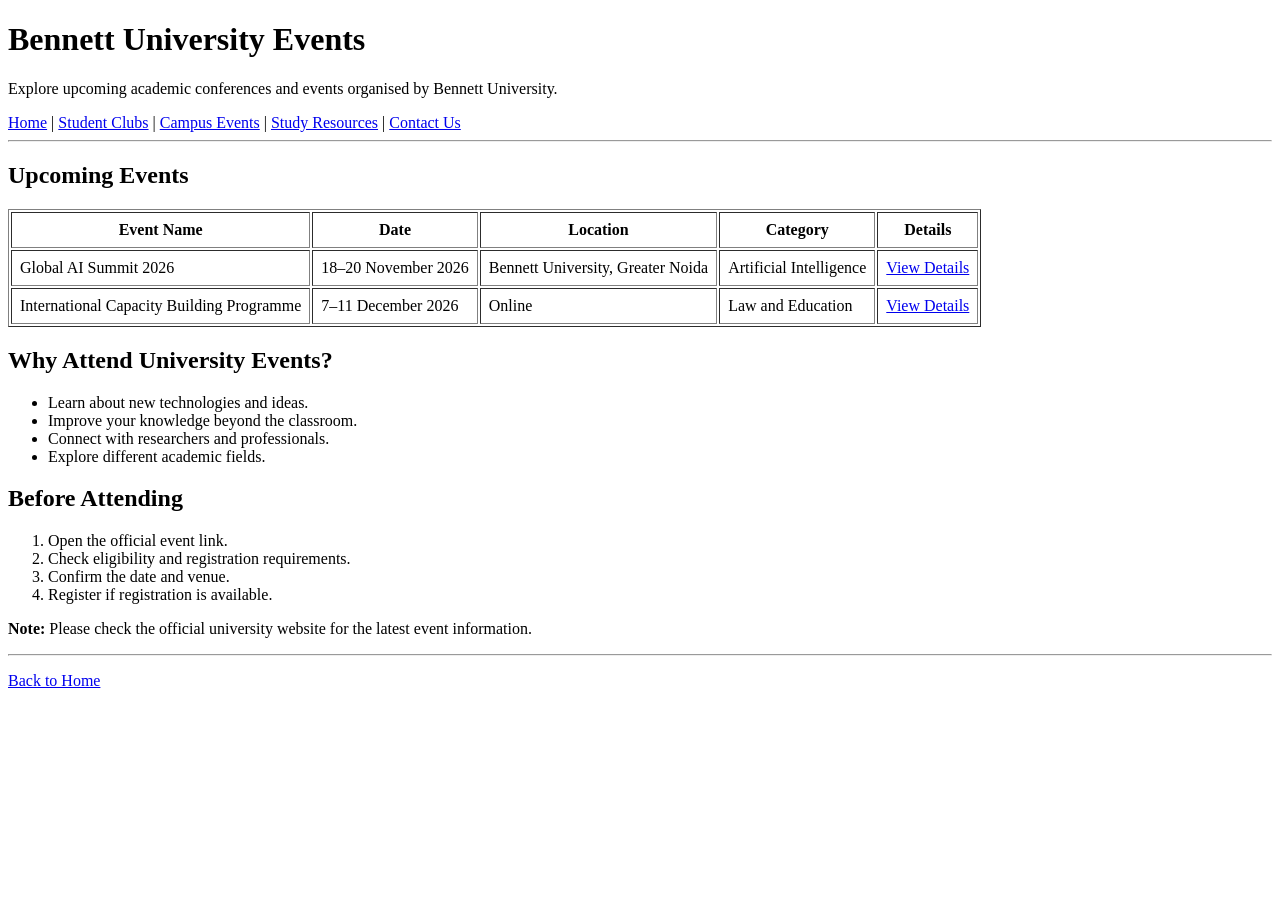
<file: campus-events.html>
<!DOCTYPE html>
<html lang="en">
<head>
    <meta charset="UTF-8">
    <meta name="viewport" content="width=device-width, initial-scale=1.0">
    <title>College Life Hub - Bennett Events</title>
</head>
<body>
    <h1>Bennett University Events</h1>

    <p>
        Explore upcoming academic conferences and events organised
        by Bennett University.
    </p>

    <nav>
        <a href="index.html">Home</a> |
        <a href="clubs.html">Student Clubs</a> |
        <a href="events.html">Campus Events</a> |
        <a href="resources.html">Study Resources</a> |
        <a href="contact.html">Contact Us</a>
    </nav>

    <hr>

    <h2>Upcoming Events</h2>

    <table border="1" cellpadding="8">
        <tr>
            <th>Event Name</th>
            <th>Date</th>
            <th>Location</th>
            <th>Category</th>
            <th>Details</th>
        </tr>

        <tr>
            <td>Global AI Summit 2026</td>
            <td>18–20 November 2026</td>
            <td>Bennett University, Greater Noida</td>
            <td>Artificial Intelligence</td>
            <td>
                <a href="https://www.bennett.edu.in/aisummit2026/call-for-paper/">
                    View Details
                </a>
            </td>
        </tr>

        <tr>
            <td>International Capacity Building Programme</td>
            <td>7–11 December 2026</td>
            <td>Online</td>
            <td>Law and Education</td>
            <td>
                <a href="https://www.bennett.edu.in/schools/school-of-law/">
                    View Details
                </a>
            </td>
        </tr>
    </table>

    <h2>Why Attend University Events?</h2>

    <ul>
        <li>Learn about new technologies and ideas.</li>
        <li>Improve your knowledge beyond the classroom.</li>
        <li>Connect with researchers and professionals.</li>
        <li>Explore different academic fields.</li>
    </ul>

    <h2>Before Attending</h2>

    <ol>
        <li>Open the official event link.</li>
        <li>Check eligibility and registration requirements.</li>
        <li>Confirm the date and venue.</li>
        <li>Register if registration is available.</li>
    </ol>

    <p>
        <strong>Note:</strong> Please check the official university
        website for the latest event information.
    </p>

    <hr>

    <p>
        <a href="index.html">Back to Home</a>
    </p>
</body>
</html>
</file>
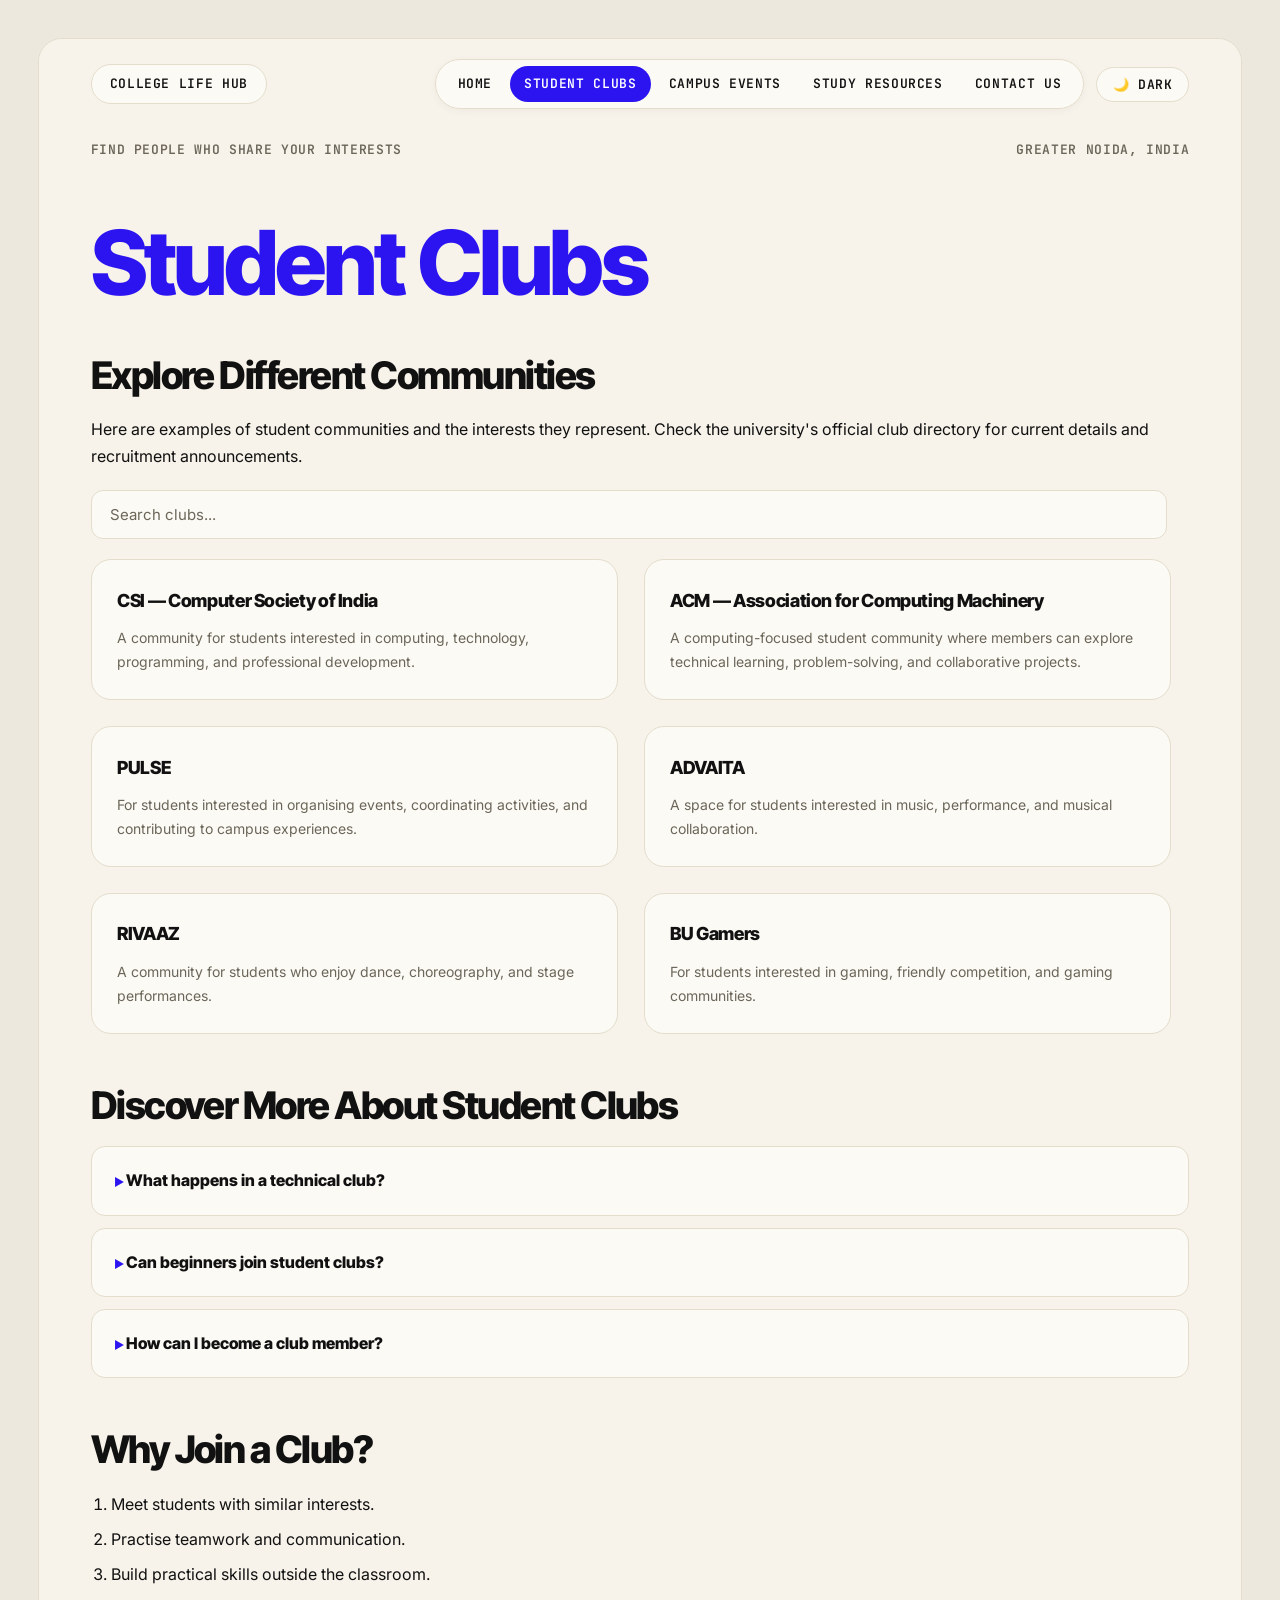
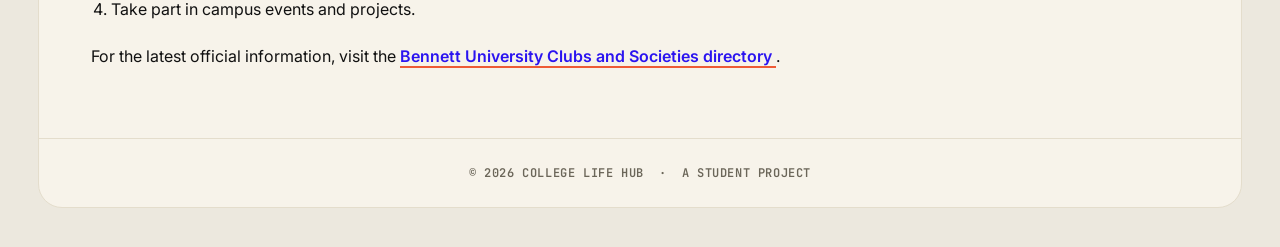
<file: clubs.html>
<!doctype html>
<html lang="en">
  <head>
    <meta charset="UTF-8" />
    <meta name="viewport" content="width=device-width, initial-scale=1.0" />
    <title>College Life Hub | Student Clubs</title>
    <link rel="stylesheet" href="style.css" />
  </head>
  <body>

    <div class="page-wrap">

      <!-- HEADER -->
      <header>
        <div class="brand-pill">College Life Hub</div>
        <div class="header-right">
          <nav>
            <a href="index.html">Home</a>
            <a href="clubs.html" class="active">Student Clubs</a>
            <a href="timetable.html">Campus Events</a>
            <a href="resources.html">Study Resources</a>
            <a href="contact.html">Contact Us</a>
          </nav>
          <button id="dark-mode-btn">🌙 Dark</button>
        </div>
      </header>

      <!-- INFO ROW -->
      <div class="info-row">
        <span class="info-label">FIND PEOPLE WHO SHARE YOUR INTERESTS</span>
        <span class="info-label">GREATER NOIDA, INDIA</span>
      </div>

      <!-- PAGE HERO (non-home version: smaller h1) -->
      <section class="page-hero">
        <h1 class="page-h1">Student Clubs</h1>
      </section>

      <main>

        <h2>Explore Different Communities</h2>

        <p>
          Here are examples of student communities and the interests they
          represent. Check the university's official club directory for current
          details and recruitment announcements.
        </p>

        <!-- Search box: script.js filters cards as you type -->
        <div class="search-box-wrapper">
          <input type="text" id="club-search" placeholder="Search clubs..." />
        </div>

        <!-- Club cards container -->
        <div id="clubs-container">

          <div class="club-card">
            <h3>CSI — Computer Society of India</h3>
            <p>
              A community for students interested in computing, technology,
              programming, and professional development.
            </p>
          </div>

          <div class="club-card">
            <h3>ACM — Association for Computing Machinery</h3>
            <p>
              A computing-focused student community where members can explore
              technical learning, problem-solving, and collaborative projects.
            </p>
          </div>

          <div class="club-card">
            <h3>PULSE</h3>
            <p>
              For students interested in organising events, coordinating activities,
              and contributing to campus experiences.
            </p>
          </div>

          <div class="club-card">
            <h3>ADVAITA</h3>
            <p>
              A space for students interested in music, performance, and musical
              collaboration.
            </p>
          </div>

          <div class="club-card">
            <h3>RIVAAZ</h3>
            <p>
              A community for students who enjoy dance, choreography, and stage
              performances.
            </p>
          </div>

          <div class="club-card">
            <h3>BU Gamers</h3>
            <p>
              For students interested in gaming, friendly competition, and gaming
              communities.
            </p>
          </div>

        </div>

        <!-- Shown by JS when no club matches the search -->
        <p id="no-results-msg" style="display: none;">No clubs match your search.</p>

        <hr />

        <h2>Discover More About Student Clubs</h2>

        <details>
          <summary>What happens in a technical club?</summary>
          <p>
            Technical clubs organise coding competitions, hackathons, workshops,
            technical events, and collaborative projects.
          </p>
        </details>

        <details>
          <summary>Can beginners join student clubs?</summary>
          <p>
            Yes! Most clubs welcome beginners and provide opportunities to learn
            new skills through activities and workshops.
          </p>
        </details>

        <details>
          <summary>How can I become a club member?</summary>
          <p>
            Students can participate in recruitment drives, attend club events,
            and follow official announcements.
          </p>
        </details>

        <hr />

        <h2>Why Join a Club?</h2>

        <ol>
          <li>Meet students with similar interests.</li>
          <li>Practise teamwork and communication.</li>
          <li>Build practical skills outside the classroom.</li>
          <li>Take part in campus events and projects.</li>
        </ol>

        <p>
          For the latest official information, visit the
          <a
            href="https://www.bennett.edu.in/bennett-life/life-at-campus/club-and-societies/"
            target="_blank"
            rel="noopener noreferrer"
          >
            Bennett University Clubs and Societies directory
          </a>.
        </p>

      </main>

      <footer>
        <p>&copy; 2026 COLLEGE LIFE HUB &nbsp;·&nbsp; A STUDENT PROJECT</p>
      </footer>

    </div>

    <button id="back-to-top-btn" title="Go back to top">↑</button>

    <script src="script.js"></script>
  </body>
</html>
</file>
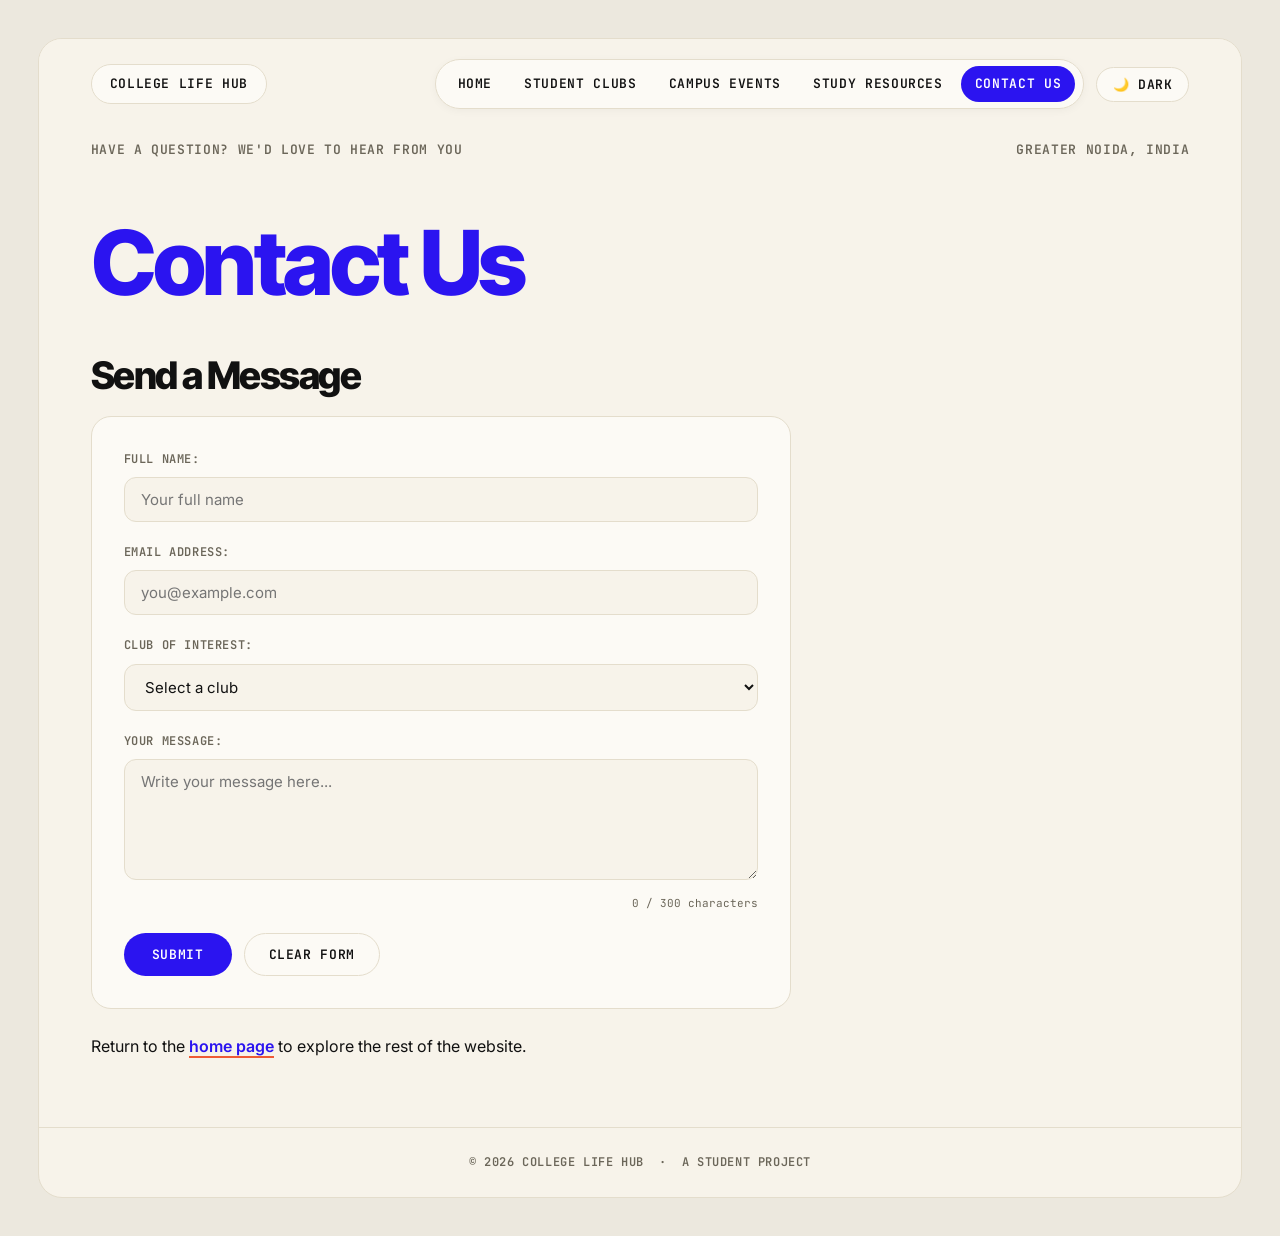
<file: contact.html>
<!doctype html>
<html lang="en">
  <head>
    <meta charset="UTF-8" />
    <meta name="viewport" content="width=device-width, initial-scale=1.0" />
    <title>College Life Hub | Contact Us</title>
    <link rel="stylesheet" href="style.css" />
  </head>
  <body>

    <div class="page-wrap">

      <!-- HEADER -->
      <header>
        <div class="brand-pill">College Life Hub</div>
        <div class="header-right">
          <nav>
            <a href="index.html">Home</a>
            <a href="clubs.html">Student Clubs</a>
            <a href="timetable.html">Campus Events</a>
            <a href="resources.html">Study Resources</a>
            <a href="contact.html" class="active">Contact Us</a>
          </nav>
          <button id="dark-mode-btn">🌙 Dark</button>
        </div>
      </header>

      <!-- INFO ROW -->
      <div class="info-row">
        <span class="info-label">HAVE A QUESTION? WE'D LOVE TO HEAR FROM YOU</span>
        <span class="info-label">GREATER NOIDA, INDIA</span>
      </div>

      <!-- PAGE HERO -->
      <section class="page-hero">
        <h1 class="page-h1">Contact Us</h1>
      </section>

      <main>

        <h2>Send a Message</h2>

        <!-- Contact form: script.js handles validation and feedback -->
        <form id="contact-form" action="#" method="get">

          <div class="form-group">
            <label for="name">Full name:</label>
            <input type="text" id="name" name="name" placeholder="Your full name" />
          </div>

          <div class="form-group">
            <label for="email">Email address:</label>
            <input type="email" id="email" name="email" placeholder="you@example.com" />
          </div>

          <div class="form-group">
            <label for="interest">Club of interest:</label>
            <select id="interest" name="interest">
              <option value="">Select a club</option>
              <option value="CSI">CSI — Computer Society of India</option>
              <option value="ACM">ACM — Association for Computing Machinery</option>
              <option value="PULSE">PULSE</option>
              <option value="ADVAITA">ADVAITA</option>
              <option value="RIVAAZ">RIVAAZ</option>
              <option value="BU Gamers">BU Gamers</option>
              <option value="Other">Other</option>
            </select>
          </div>

          <div class="form-group">
            <label for="message">Your message:</label>
            <textarea
              id="message"
              name="message"
              rows="5"
              placeholder="Write your message here..."
            ></textarea>
            <!-- Character counter: script.js updates this as you type -->
            <p id="char-counter" class="char-counter">0 / 300 characters</p>
          </div>

          <div class="form-buttons">
            <button type="submit" id="submit-btn">Submit</button>
            <button type="reset" id="reset-btn">Clear Form</button>
          </div>

        </form>

        <!-- Error / success messages: shown or hidden by script.js -->
        <p id="form-error" class="form-error" style="display: none;"></p>
        <p id="form-success" class="form-success" style="display: none;"></p>

        <p>
          Return to the <a href="index.html">home page</a> to explore the rest of the website.
        </p>

      </main>

      <footer>
        <p>&copy; 2026 COLLEGE LIFE HUB &nbsp;·&nbsp; A STUDENT PROJECT</p>
      </footer>

    </div>

    <button id="back-to-top-btn" title="Go back to top">↑</button>

    <script src="script.js"></script>
  </body>
</html>
</file>
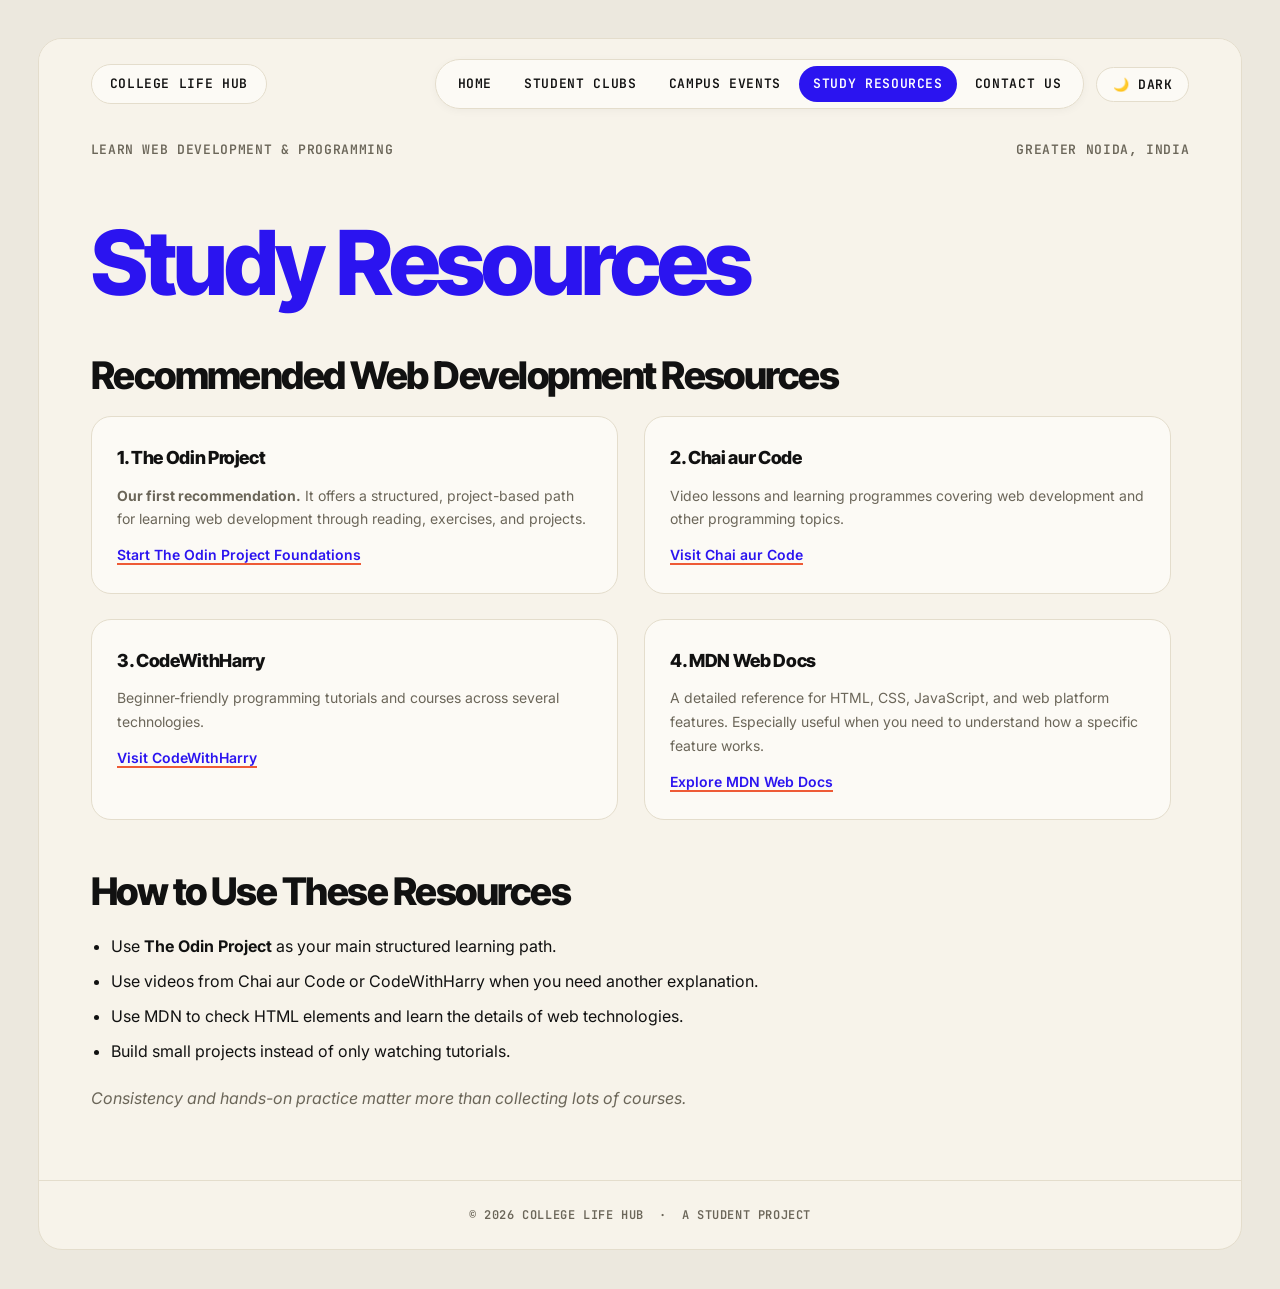
<file: resources.html>
<!doctype html>
<html lang="en">
  <head>
    <meta charset="UTF-8" />
    <meta name="viewport" content="width=device-width, initial-scale=1.0" />
    <title>College Life Hub | Study Resources</title>
    <link rel="stylesheet" href="style.css" />
  </head>
  <body>

    <div class="page-wrap">

      <!-- HEADER -->
      <header>
        <div class="brand-pill">College Life Hub</div>
        <div class="header-right">
          <nav>
            <a href="index.html">Home</a>
            <a href="clubs.html">Student Clubs</a>
            <a href="timetable.html">Campus Events</a>
            <a href="resources.html" class="active">Study Resources</a>
            <a href="contact.html">Contact Us</a>
          </nav>
          <button id="dark-mode-btn">🌙 Dark</button>
        </div>
      </header>

      <!-- INFO ROW -->
      <div class="info-row">
        <span class="info-label">LEARN WEB DEVELOPMENT &amp; PROGRAMMING</span>
        <span class="info-label">GREATER NOIDA, INDIA</span>
      </div>

      <!-- PAGE HERO -->
      <section class="page-hero">
        <h1 class="page-h1">Study Resources</h1>
      </section>

      <main>

        <h2>Recommended Web Development Resources</h2>

        <!-- 4 Resource Cards in a 2x2 flexbox grid -->
        <div class="resources-container">

          <div class="resource-card">
            <h3>1. The Odin Project</h3>
            <p>
              <strong>Our first recommendation.</strong> It offers a structured,
              project-based path for learning web development through reading,
              exercises, and projects.
            </p>
            <p>
              <a
                href="https://www.theodinproject.com/paths/foundations/courses/foundations/"
                target="_blank"
                rel="noopener noreferrer"
              >Start The Odin Project Foundations</a>
            </p>
          </div>

          <div class="resource-card">
            <h3>2. Chai aur Code</h3>
            <p>
              Video lessons and learning programmes covering web development and other
              programming topics.
            </p>
            <p>
              <a
                href="https://chaicode.com/"
                target="_blank"
                rel="noopener noreferrer"
              >Visit Chai aur Code</a>
            </p>
          </div>

          <div class="resource-card">
            <h3>3. CodeWithHarry</h3>
            <p>
              Beginner-friendly programming tutorials and courses across several
              technologies.
            </p>
            <p>
              <a
                href="https://www.codewithharry.com/"
                target="_blank"
                rel="noopener noreferrer"
              >Visit CodeWithHarry</a>
            </p>
          </div>

          <div class="resource-card">
            <h3>4. MDN Web Docs</h3>
            <p>
              A detailed reference for HTML, CSS, JavaScript, and web platform
              features. Especially useful when you need to understand how a specific
              feature works.
            </p>
            <p>
              <a
                href="https://developer.mozilla.org/"
                target="_blank"
                rel="noopener noreferrer"
              >Explore MDN Web Docs</a>
            </p>
          </div>

        </div>

        <h2>How to Use These Resources</h2>
        <ul>
          <li>Use <strong>The Odin Project</strong> as your main structured learning path.</li>
          <li>Use videos from Chai aur Code or CodeWithHarry when you need another explanation.</li>
          <li>Use MDN to check HTML elements and learn the details of web technologies.</li>
          <li>Build small projects instead of only watching tutorials.</li>
        </ul>

        <p>
          <em>Consistency and hands-on practice matter more than collecting lots of courses.</em>
        </p>

      </main>

      <footer>
        <p>&copy; 2026 COLLEGE LIFE HUB &nbsp;·&nbsp; A STUDENT PROJECT</p>
      </footer>

    </div>

    <button id="back-to-top-btn" title="Go back to top">↑</button>

    <script src="script.js"></script>
  </body>
</html>
</file>
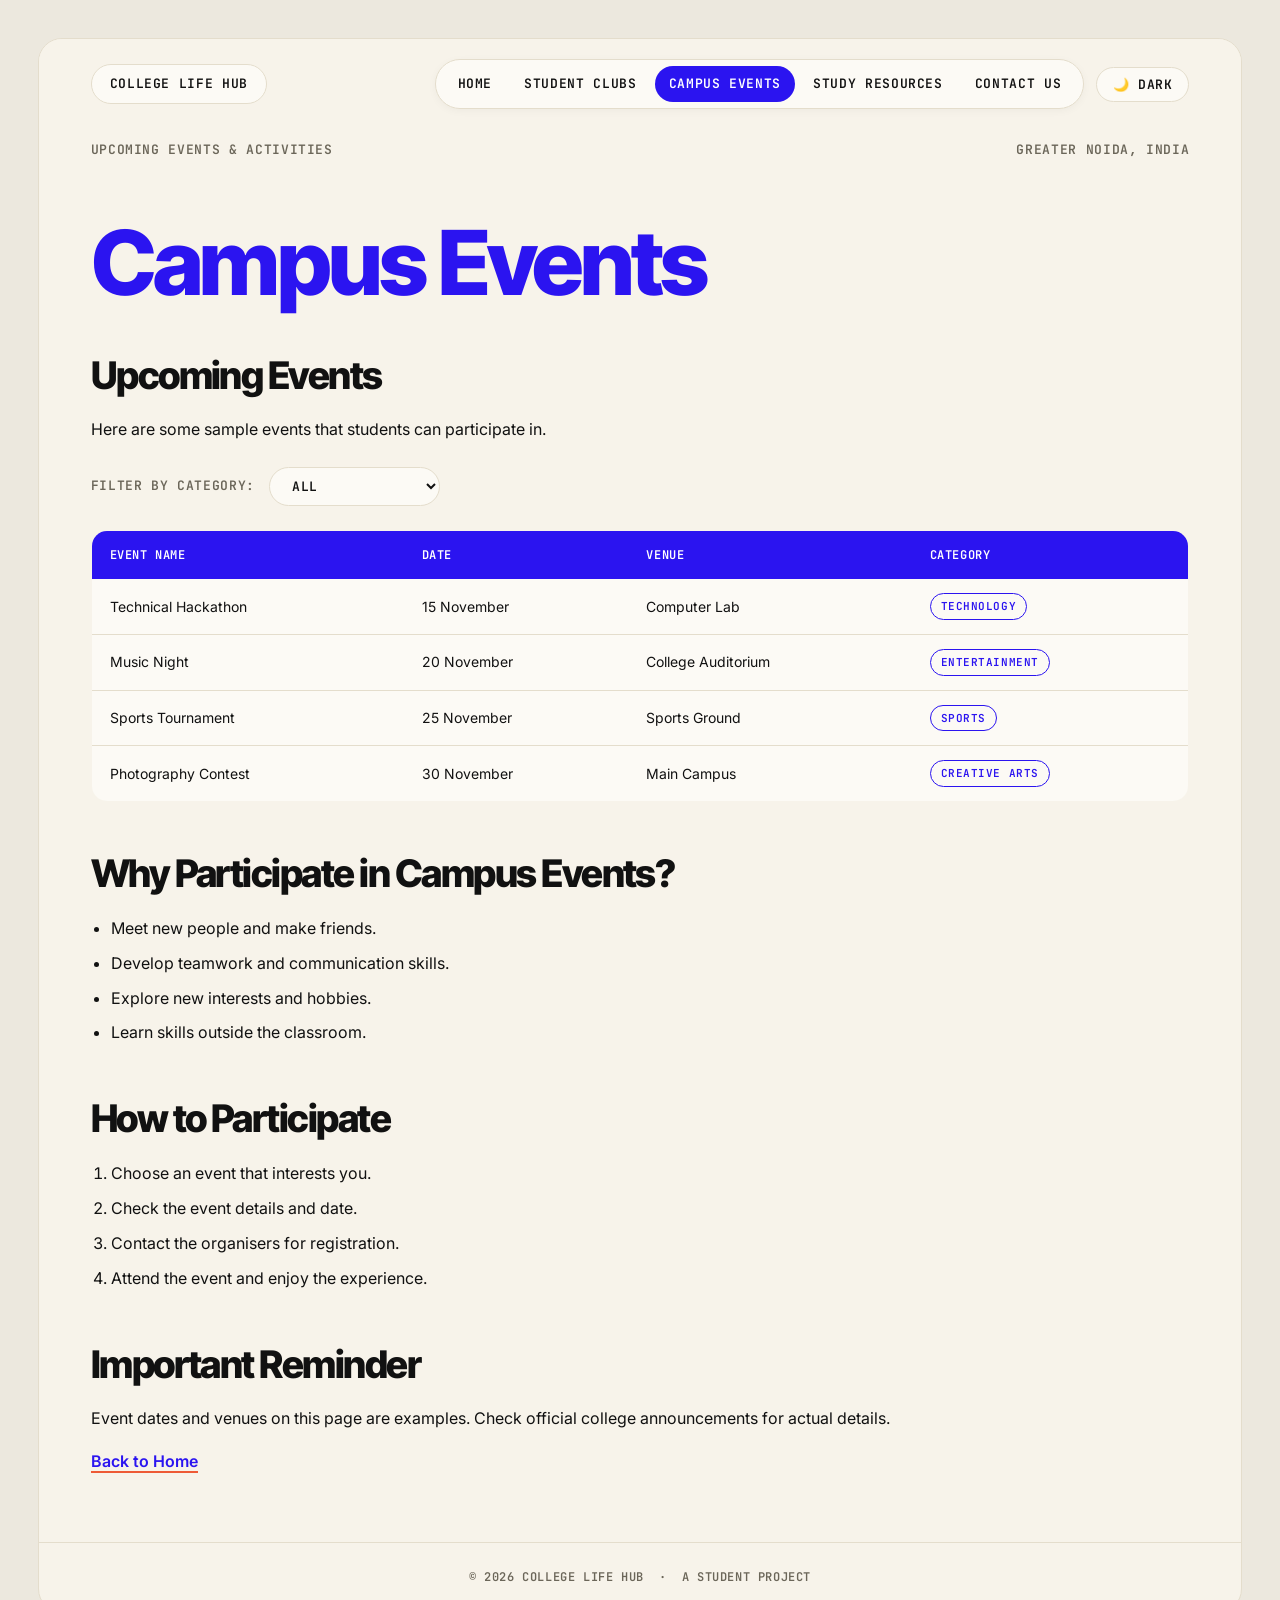
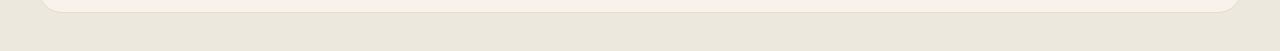
<file: timetable.html>
<!doctype html>
<html lang="en">
  <head>
    <meta charset="UTF-8" />
    <meta name="viewport" content="width=device-width, initial-scale=1.0" />
    <title>College Life Hub | Campus Events</title>
    <link rel="stylesheet" href="style.css" />
  </head>
  <body>

    <div class="page-wrap">

      <!-- HEADER -->
      <header>
        <div class="brand-pill">College Life Hub</div>
        <div class="header-right">
          <nav>
            <a href="index.html">Home</a>
            <a href="clubs.html">Student Clubs</a>
            <a href="timetable.html" class="active">Campus Events</a>
            <a href="resources.html">Study Resources</a>
            <a href="contact.html">Contact Us</a>
          </nav>
          <button id="dark-mode-btn">🌙 Dark</button>
        </div>
      </header>

      <!-- INFO ROW -->
      <div class="info-row">
        <span class="info-label">UPCOMING EVENTS &amp; ACTIVITIES</span>
        <span class="info-label">GREATER NOIDA, INDIA</span>
      </div>

      <!-- PAGE HERO -->
      <section class="page-hero">
        <h1 class="page-h1">Campus Events</h1>
      </section>

      <main>

        <h2>Upcoming Events</h2>

        <p>Here are some sample events that students can participate in.</p>

        <!-- Filter dropdown: script.js shows/hides rows based on selection -->
        <div class="filter-wrapper">
          <label for="category-filter" class="mono-label">FILTER BY CATEGORY:</label>
          <select id="category-filter">
            <option value="All">All</option>
            <option value="Technology">Technology</option>
            <option value="Entertainment">Entertainment</option>
            <option value="Sports">Sports</option>
            <option value="Creative Arts">Creative Arts</option>
          </select>
        </div>

        <!-- Events table. data-category on each row lets JS filter them -->
        <table id="events-table">
          <thead>
            <tr>
              <th>Event Name</th>
              <th>Date</th>
              <th>Venue</th>
              <th>Category</th>
            </tr>
          </thead>
          <tbody>
            <tr data-category="Technology">
              <td>Technical Hackathon</td>
              <td>15 November</td>
              <td>Computer Lab</td>
              <td><span class="badge">Technology</span></td>
            </tr>
            <tr data-category="Entertainment">
              <td>Music Night</td>
              <td>20 November</td>
              <td>College Auditorium</td>
              <td><span class="badge">Entertainment</span></td>
            </tr>
            <tr data-category="Sports">
              <td>Sports Tournament</td>
              <td>25 November</td>
              <td>Sports Ground</td>
              <td><span class="badge">Sports</span></td>
            </tr>
            <tr data-category="Creative Arts">
              <td>Photography Contest</td>
              <td>30 November</td>
              <td>Main Campus</td>
              <td><span class="badge">Creative Arts</span></td>
            </tr>
          </tbody>
        </table>

        <h2>Why Participate in Campus Events?</h2>

        <ul>
          <li>Meet new people and make friends.</li>
          <li>Develop teamwork and communication skills.</li>
          <li>Explore new interests and hobbies.</li>
          <li>Learn skills outside the classroom.</li>
        </ul>

        <h2>How to Participate</h2>

        <ol>
          <li>Choose an event that interests you.</li>
          <li>Check the event details and date.</li>
          <li>Contact the organisers for registration.</li>
          <li>Attend the event and enjoy the experience.</li>
        </ol>

        <h2>Important Reminder</h2>

        <p>
          Event dates and venues on this page are examples. Check official college
          announcements for actual details.
        </p>

        <p><a href="index.html">Back to Home</a></p>

      </main>

      <footer>
        <p>&copy; 2026 COLLEGE LIFE HUB &nbsp;·&nbsp; A STUDENT PROJECT</p>
      </footer>

    </div>

    <button id="back-to-top-btn" title="Go back to top">↑</button>

    <script src="script.js"></script>
  </body>
</html>
</file>
<file: style.css>
@import url('https://fonts.googleapis.com/css2?family=Inter+Tight:wght@800&family=Inter:wght@400;600&family=JetBrains+Mono:wght@400;600&display=swap');

/* colours, change them here and the whole site updates */
:root {
  --bg-page:    #ece8de;
  --bg:         #f7f3ea;
  --surface:    #fcfaf5;
  --border:     #e4ddcc;
  --text:       #111111;
  --text-muted: #6b6659;
  --main:       #2b14f0;
  --main-dark:  #1f0cc4;
  --accent:     #ee5a36;
  --error:      #d93025;
  --success:    #1e8e3e;
}

/* dark mode just swaps the same variables */
body.dark-mode {
  --bg-page:    #0a0a0d;
  --bg:         #101014;
  --surface:    #1a1a22;
  --border:     #2c2c38;
  --text:       #f4f0e6;
  --text-muted: #a09a8a;
  --main:       #6a5cff;
  --main-dark:  #8a7fff;
  --accent:     #ee5a36;
}


/* reset */
* {
  box-sizing: border-box;
  margin: 0;
  padding: 0;
}

body {
  font-family: 'Inter', sans-serif;
  font-size: 16px;
  line-height: 1.7;
  background-color: var(--bg-page);
  color: var(--text);
  transition: background-color 0.3s, color 0.3s;
}

hr,
main hr {
  display: none;
}


/* the big rounded box that holds the whole page */
.page-wrap {
  width: 94vw;
  margin: 3vw auto;
  background-color: var(--bg);
  border: 1px solid var(--border);
  border-radius: 24px;
  overflow: hidden;
}


/* header */
header {
  display: flex;
  align-items: center;
  justify-content: space-between;
  padding: 20px 4vw;
  background-color: var(--bg);
}

.brand-pill {
  font-family: 'JetBrains Mono', monospace;
  font-size: 13px;
  font-weight: 600;
  text-transform: uppercase;
  letter-spacing: 0.05em;
  color: var(--text);
  background-color: var(--surface);
  border: 1px solid var(--border);
  border-radius: 999px;
  padding: 8px 18px;
  white-space: nowrap;
}

.header-right {
  display: flex;
  align-items: center;
  gap: 12px;
}

nav {
  display: flex;
  align-items: center;
  gap: 4px;
  background-color: var(--surface);
  border: 1px solid var(--border);
  border-radius: 999px;
  padding: 6px 8px;
  box-shadow: 0 2px 8px rgba(0, 0, 0, 0.04);
}

nav a {
  font-family: 'JetBrains Mono', monospace;
  font-size: 13px;
  font-weight: 600;
  text-transform: uppercase;
  letter-spacing: 0.05em;
  color: var(--text);
  text-decoration: none;
  padding: 7px 14px;
  border-radius: 999px;
  transition: color 0.2s, background-color 0.2s;
}

nav a:hover {
  color: var(--main);
}

/* the page you are on gets the filled pill */
nav a.active {
  background-color: var(--main);
  color: #ffffff;
}

#dark-mode-btn {
  font-family: 'JetBrains Mono', monospace;
  font-size: 13px;
  font-weight: 600;
  text-transform: uppercase;
  letter-spacing: 0.04em;
  background-color: var(--surface);
  color: var(--text);
  border: 1px solid var(--border);
  border-radius: 999px;
  padding: 8px 16px;
  cursor: pointer;
  transition: background-color 0.2s, color 0.2s;
  white-space: nowrap;
}

#dark-mode-btn:hover {
  background-color: var(--main);
  color: #ffffff;
}


/* small label row under the header */
.info-row {
  display: flex;
  justify-content: space-between;
  align-items: center;
  padding: 10px 4vw;
}

/* hero already has its own padding so remove it here */
.hero .info-row {
  padding-left: 0;
  padding-right: 0;
  padding-top: 0;
}

.mono-label,
.info-label {
  font-family: 'JetBrains Mono', monospace;
  font-size: 13px;
  font-weight: 600;
  text-transform: uppercase;
  letter-spacing: 0.05em;
  color: var(--text-muted);
}


/* home hero, label row on top, wordmark in the middle, statement at the bottom */
.hero {
  display: flex;
  flex-direction: column;
  justify-content: space-between;
  min-height: 80vh;
  padding: 2vw 4vw 3vw 4vw;
}

/* vw font size so it stretches across the full width on one line */
.hero-wordmark {
  font-family: 'Inter Tight', sans-serif;
  font-weight: 800;
  font-size: 12.2vw;
  letter-spacing: -0.05em;
  line-height: 0.85;
  color: var(--main);
  white-space: nowrap;
  margin: 0;
}

.hero-bottom {
  display: flex;
  justify-content: space-between;
  align-items: flex-end;
}

.hero-tagline {
  margin: 0;
}

.hero-line-plain {
  font-family: 'Inter Tight', sans-serif;
  font-weight: 800;
  font-size: 5vw;
  line-height: 1;
  letter-spacing: -0.04em;
  color: var(--text);
  margin: 0;
}

.hero-line-accent {
  font-family: 'Inter Tight', sans-serif;
  font-weight: 800;
  font-size: 5vw;
  line-height: 1;
  letter-spacing: -0.04em;
  color: var(--main);
  margin: 0;
}

/* the orange line under "count." */
.accent-word {
  border-bottom: 6px solid var(--accent);
  border-radius: 2px;
  padding-bottom: 12px;
}

.hero-scroll {
  text-align: right;
}

.greeting-row {
  display: flex;
  align-items: center;
  gap: 16px;
  margin-top: 3vw;
  margin-bottom: 1.5vw;
  padding: 0;
}


/* page titles on the other pages */
.page-hero {
  padding: 0 4vw;
}

.page-h1 {
  font-family: 'Inter Tight', sans-serif;
  font-weight: 800;
  font-size: 7vw;
  letter-spacing: -0.04em;
  line-height: 0.9;
  color: var(--main);
  white-space: nowrap;
  padding-top: 4vw;
  padding-bottom: 2vw;
  margin: 0;
}


/* main content */
main {
  padding: 0 4vw 4vw 4vw;
}

main h2 {
  font-family: 'Inter Tight', sans-serif;
  font-weight: 800;
  font-size: 38px;
  letter-spacing: -0.04em;
  line-height: 1.1;
  color: var(--text);
  margin-top: 4vw;
  margin-bottom: 1.5vw;
  border-bottom: none;
  padding-bottom: 0;
}

main > h2:first-of-type {
  margin-top: 2vw;
}

main h3 {
  font-family: 'Inter Tight', sans-serif;
  font-weight: 800;
  font-size: 20px;
  letter-spacing: -0.02em;
  color: var(--text);
  margin-top: 24px;
  margin-bottom: 8px;
}

main p {
  color: var(--text);
  margin-bottom: 16px;
}

/* links get a coloured underline instead of the default blue */
main a {
  color: var(--main);
  text-decoration: none;
  border-bottom: 2px solid var(--accent);
  font-weight: 600;
  transition: color 0.2s, border-bottom-color 0.2s;
}

main a:hover {
  color: var(--main-dark);
  border-bottom-color: var(--main);
}

main ul,
main ol {
  padding-left: 20px;
  line-height: 1.8;
  list-style-position: outside;
  margin-bottom: 20px;
  color: var(--text);
}

main li {
  margin-bottom: 6px;
}

main em,
main i {
  color: var(--text-muted);
}


/* home image */
#home-image {
  width: 100%;
  max-height: 70vh;
  object-fit: cover;
  display: block;
  border-radius: 24px;
  box-shadow: 0 8px 32px rgba(0, 0, 0, 0.10);
  margin: 1.5vw 0 2vw 0;
}


/* cards, two per row, the gap keeps them apart */
.explore-cards,
#clubs-container,
.resources-container {
  display: flex;
  flex-wrap: wrap;
  gap: 2vw;
  list-style: none;
  padding: 0;
  margin-top: 20px;
  margin-bottom: 20px;
}

.explore-card,
.club-card,
.resource-card {
  background-color: var(--surface);
  border: 1px solid var(--border);
  border-radius: 20px;
  padding: 2vw;
  width: 48%;
  box-sizing: border-box;
  margin-bottom: 0;
  transition: transform 0.2s, border-color 0.2s;
  cursor: default;
}

/* lifts the card a little when you hover */
.explore-card:hover,
.club-card:hover,
.resource-card:hover {
  transform: translateY(-4px);
  border-color: var(--main);
}

.card-number {
  font-family: 'JetBrains Mono', monospace;
  font-size: 13px;
  font-weight: 600;
  color: var(--main);
  display: block;
  margin-bottom: 10px;
}

.card-title {
  display: block;
  font-family: 'Inter Tight', sans-serif;
  font-weight: 800;
  font-size: 18px;
  color: var(--text);
  margin-bottom: 8px;
}

.explore-card p,
.club-card p,
.resource-card p {
  font-size: 14px;
  color: var(--text-muted);
  margin-bottom: 12px;
}

.explore-card p:last-child,
.club-card p:last-child,
.resource-card p:last-child {
  margin-bottom: 0;
}

.club-card h3,
.resource-card h3 {
  font-family: 'Inter Tight', sans-serif;
  font-weight: 800;
  font-size: 18px;
  letter-spacing: -0.02em;
  color: var(--text);
  margin-top: 0;
  margin-bottom: 10px;
}


/* club search box, 98% so it lines up with the cards */
.search-box-wrapper {
  margin: 20px 0;
  width: 98%;
}

#club-search {
  width: 100%;
  box-sizing: border-box;
  padding: 14px 18px;
  font-size: 15px;
  font-family: 'Inter', sans-serif;
  color: var(--text);
  background-color: var(--surface);
  border: 1px solid var(--border);
  border-radius: 12px;
  outline: none;
  transition: border-color 0.2s;
}

#club-search:focus {
  border-color: var(--main);
}

#club-search::placeholder {
  color: var(--text-muted);
}

#no-results-msg {
  color: var(--text-muted);
  font-style: italic;
  margin-top: 12px;
}


/* events page, dropdown and table */
.filter-wrapper {
  display: flex;
  align-items: center;
  gap: 14px;
  margin: 24px 0;
}

#category-filter {
  font-family: 'JetBrains Mono', monospace;
  font-size: 13px;
  font-weight: 600;
  text-transform: uppercase;
  letter-spacing: 0.05em;
  color: var(--text);
  background-color: var(--surface);
  border: 1px solid var(--border);
  border-radius: 999px;
  padding: 9px 18px;
  cursor: pointer;
  outline: none;
  transition: border-color 0.2s;
}

#category-filter:focus {
  border-color: var(--main);
}

#events-table {
  width: 100%;
  border-collapse: collapse;
  border: 1px solid var(--border);
  border-radius: 16px;
  overflow: hidden;
  margin-bottom: 36px;
  font-size: 14px;
}

#events-table thead tr {
  background-color: var(--main);
}

#events-table th {
  font-family: 'JetBrains Mono', monospace;
  font-size: 12px;
  font-weight: 600;
  text-transform: uppercase;
  letter-spacing: 0.05em;
  color: #ffffff;
  padding: 14px 18px;
  text-align: left;
}

#events-table td {
  padding: 14px 18px;
  color: var(--text);
  border-bottom: 1px solid var(--border);
  background-color: var(--surface);
}

#events-table tbody tr:last-child td {
  border-bottom: none;
}

#events-table tbody tr:hover td {
  background-color: var(--bg);
}

/* small pill for the category */
.badge {
  font-family: 'JetBrains Mono', monospace;
  font-size: 11px;
  font-weight: 600;
  text-transform: uppercase;
  letter-spacing: 0.05em;
  color: var(--main);
  border: 1px solid var(--main);
  border-radius: 999px;
  padding: 3px 10px;
  display: inline-block;
}


/* contact form */
#contact-form {
  background-color: var(--surface);
  border: 1px solid var(--border);
  border-radius: 20px;
  padding: 32px;
  margin-bottom: 24px;
  max-width: 700px;
}

.form-group {
  margin-bottom: 20px;
}

.form-group label {
  display: block;
  font-family: 'JetBrains Mono', monospace;
  font-size: 12px;
  font-weight: 600;
  text-transform: uppercase;
  letter-spacing: 0.05em;
  color: var(--text-muted);
  margin-bottom: 8px;
}

.form-group input,
.form-group select,
.form-group textarea {
  width: 100%;
  padding: 12px 16px;
  font-family: 'Inter', sans-serif;
  font-size: 15px;
  color: var(--text);
  background-color: var(--bg);
  border: 1px solid var(--border);
  border-radius: 12px;
  outline: none;
  transition: border-color 0.2s;
}

/* border turns indigo when you click into a field */
.form-group input:focus,
.form-group select:focus,
.form-group textarea:focus {
  border-color: var(--main);
}

.form-group textarea {
  resize: vertical;
}

.char-counter {
  font-family: 'JetBrains Mono', monospace;
  font-size: 11px;
  color: var(--text-muted);
  text-align: right;
  margin-top: 6px;
  margin-bottom: 0;
}

.form-buttons {
  display: flex;
  gap: 12px;
  margin-top: 8px;
}

#submit-btn {
  font-family: 'JetBrains Mono', monospace;
  font-size: 13px;
  font-weight: 600;
  text-transform: uppercase;
  letter-spacing: 0.05em;
  background-color: var(--main);
  color: #ffffff;
  border: none;
  border-radius: 999px;
  padding: 12px 28px;
  cursor: pointer;
  transition: background-color 0.2s;
}

#submit-btn:hover {
  background-color: var(--main-dark);
}

#reset-btn {
  font-family: 'JetBrains Mono', monospace;
  font-size: 13px;
  font-weight: 600;
  text-transform: uppercase;
  letter-spacing: 0.05em;
  background-color: transparent;
  color: var(--text);
  border: 1px solid var(--border);
  border-radius: 999px;
  padding: 12px 24px;
  cursor: pointer;
  transition: border-color 0.2s, color 0.2s;
}

#reset-btn:hover {
  border-color: var(--main);
  color: var(--main);
}

/* red and green messages from the form script */
.form-error {
  font-family: 'Inter', sans-serif;
  font-size: 14px;
  color: var(--error);
  background-color: var(--surface);
  border: 1px solid var(--error);
  border-radius: 12px;
  padding: 14px 18px;
  margin-top: 12px;
  max-width: 700px;
}

.form-success {
  font-family: 'Inter', sans-serif;
  font-size: 14px;
  color: var(--success);
  background-color: var(--surface);
  border: 1px solid var(--success);
  border-radius: 12px;
  padding: 14px 18px;
  margin-top: 12px;
  max-width: 700px;
}


/* faq boxes */
details {
  background-color: var(--surface);
  border: 1px solid var(--border);
  border-radius: 14px;
  padding: 18px 22px;
  margin-bottom: 12px;
}

summary {
  font-family: 'Inter Tight', sans-serif;
  font-weight: 800;
  font-size: 16px;
  color: var(--text);
  cursor: pointer;
  list-style: none;
  padding: 2px 0;
}

/* hide the default arrow and use our own */
summary::marker,
summary::-webkit-details-marker {
  display: none;
}

summary::before {
  content: "▶  ";
  font-size: 11px;
  color: var(--main);
}

details[open] summary::before {
  content: "▼  ";
}

details p {
  margin-top: 12px;
  margin-bottom: 0;
  font-size: 14px;
  color: var(--text-muted);
}


/* footer */
footer {
  border-top: 1px solid var(--border);
  padding: 24px 4vw;
  text-align: center;
}

footer p {
  font-family: 'JetBrains Mono', monospace;
  font-size: 12px;
  font-weight: 600;
  text-transform: uppercase;
  letter-spacing: 0.05em;
  color: var(--text-muted);
}


/* back to top button, hidden until script adds the visible class */
#back-to-top-btn {
  position: fixed;
  bottom: 32px;
  right: 32px;
  width: 48px;
  height: 48px;
  background-color: var(--main);
  color: #ffffff;
  font-size: 20px;
  border: none;
  border-radius: 50%;
  cursor: pointer;
  box-shadow: 0 4px 16px rgba(0, 0, 0, 0.18);
  display: none;
  transition: background-color 0.2s, transform 0.2s;
}

#back-to-top-btn:hover {
  background-color: var(--main-dark);
  transform: translateY(-2px);
}

#back-to-top-btn.visible {
  display: flex;
  align-items: center;
  justify-content: center;
}


/* phone layout, everything stacks */
@media (max-width: 600px) {

  .page-wrap {
    width: 94vw;
    margin: 3vw auto;
    border-radius: 16px;
  }

  /* this part was annoying, the nav has to wrap on small screens */
  header {
    flex-direction: column;
    align-items: flex-start;
    gap: 14px;
    padding: 20px 5vw;
  }

  .header-right {
    flex-direction: column;
    align-items: flex-start;
    gap: 10px;
    width: 100%;
  }

  nav {
    flex-wrap: wrap;
    border-radius: 16px;
    padding: 6px;
  }

  .info-row {
    flex-direction: column;
    align-items: flex-start;
    gap: 6px;
    padding: 10px 5vw;
  }

  .hero {
    min-height: auto;
    padding: 4vw 5vw 0 5vw;
    gap: 6vw;
  }

  /* let the wordmark wrap, one line is too small to read on a phone */
  .hero-wordmark {
    font-size: 14vw;
    white-space: normal;
    line-height: 1.0;
  }

  .hero-bottom {
    flex-direction: column;
    align-items: flex-start;
    gap: 4vw;
  }

  .hero-line-plain,
  .hero-line-accent {
    font-size: 9vw;
    line-height: 1.1;
  }

  .page-hero {
    padding: 0 5vw;
  }

  .page-h1 {
    font-size: 11vw;
    white-space: normal;
    padding-top: 5vw;
    padding-bottom: 3vw;
  }

  main {
    padding: 0 5vw 5vw 5vw;
  }

  main h2 {
    font-size: 28px;
    margin-top: 6vw;
  }

  /* cards go full width so they stack */
  .explore-card,
  .club-card,
  .resource-card {
    width: 100%;
  }

  .search-box-wrapper {
    width: 100%;
  }

  .filter-wrapper {
    flex-direction: column;
    align-items: flex-start;
  }

  .form-buttons {
    flex-direction: column;
  }

  #submit-btn,
  #reset-btn {
    width: 100%;
    text-align: center;
  }

  .greeting-row {
    flex-direction: column;
    align-items: flex-start;
    gap: 6px;
  }

  #back-to-top-btn {
    bottom: 20px;
    right: 20px;
    width: 42px;
    height: 42px;
    font-size: 18px;
  }
}
</file>
